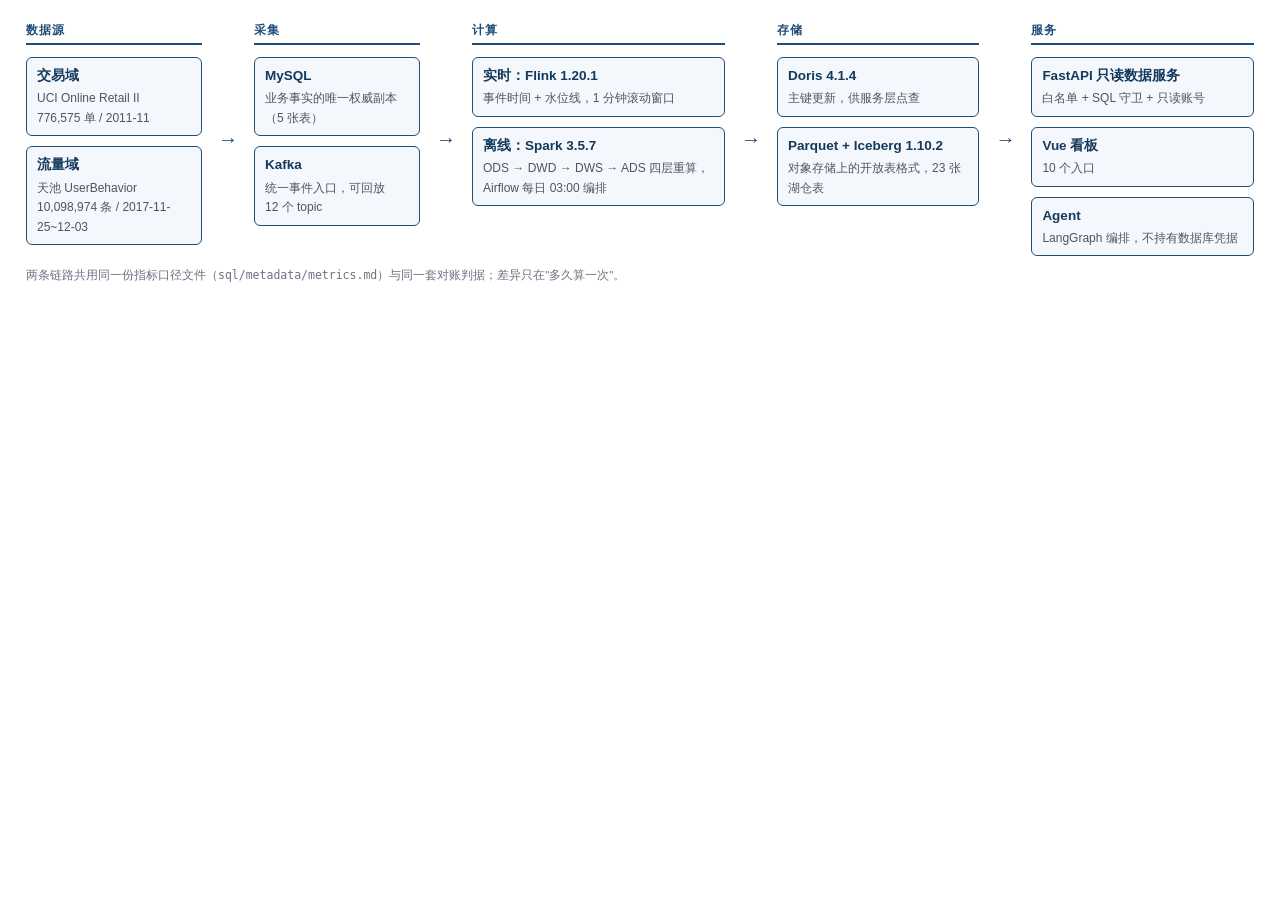
<file: intelligent-data-platform/docs/thesis/figures/_src/fig1.html>
<!DOCTYPE html>
<html lang="zh-CN">
<head>
<meta charset="utf-8">
<style>
  html, body { margin: 0; padding: 0; }
  body {
    width: 1280px; height: 520px; box-sizing: border-box;
    padding: 22px 26px; background: #ffffff;
    font-family: "Microsoft YaHei", "Segoe UI", sans-serif; color: #1f2937;
  }
  .band { display: flex; align-items: stretch; gap: 14px; }
  .col { flex: 1; display: flex; flex-direction: column; gap: 10px; }
  .role {
    font-size: 12px; letter-spacing: .08em; color: #1f4e79;
    border-bottom: 2px solid #1f4e79; padding-bottom: 4px; margin-bottom: 2px;
    font-weight: 700;
  }
  .box {
    border: 1.4px solid #1f4e79; border-radius: 6px; background: #f4f8fc;
    padding: 8px 10px; font-size: 13px; line-height: 1.5;
  }
  .box b { display: block; font-size: 13.5px; color: #14395c; margin-bottom: 2px; }
  .box span { color: #4b5563; font-size: 12px; }
  .box.dash { border-style: dashed; background: #fbfbfb; }
  .arrow { align-self: center; font-size: 20px; color: #1f4e79; padding: 0 2px; }
  .split { display: flex; gap: 10px; }
  .split .col { flex: 1; }
  .foot { margin-top: 12px; font-size: 11.5px; color: #6b7280; }
</style>
</head>
<body>
  <div class="band">
    <div class="col" style="flex:0 0 176px">
      <div class="role">数据源</div>
      <div class="box"><b>交易域</b><span>UCI Online Retail II<br>776,575 单 / 2011-11</span></div>
      <div class="box"><b>流量域</b><span>天池 UserBehavior<br>10,098,974 条 / 2017-11-25~12-03</span></div>
    </div>

    <div class="arrow">→</div>

    <div class="col" style="flex:0 0 166px">
      <div class="role">采集</div>
      <div class="box"><b>MySQL</b><span>业务事实的唯一权威副本（5 张表）</span></div>
      <div class="box"><b>Kafka</b><span>统一事件入口，可回放<br>12 个 topic</span></div>
    </div>

    <div class="arrow">→</div>

    <div class="col" style="flex:1.25">
      <div class="role">计算</div>
      <div class="box"><b>实时：Flink 1.20.1</b><span>事件时间 + 水位线，1 分钟滚动窗口</span></div>
      <div class="box"><b>离线：Spark 3.5.7</b><span>ODS → DWD → DWS → ADS 四层重算，Airflow 每日 03:00 编排</span></div>
    </div>

    <div class="arrow">→</div>

    <div class="col" style="flex:1">
      <div class="role">存储</div>
      <div class="box"><b>Doris 4.1.4</b><span>主键更新，供服务层点查</span></div>
      <div class="box"><b>Parquet + Iceberg 1.10.2</b><span>对象存储上的开放表格式，23 张湖仓表</span></div>
    </div>

    <div class="arrow">→</div>

    <div class="col" style="flex:1.1">
      <div class="role">服务</div>
      <div class="box"><b>FastAPI 只读数据服务</b><span>白名单 + SQL 守卫 + 只读账号</span></div>
      <div class="box"><b>Vue 看板</b><span>10 个入口</span></div>
      <div class="box"><b>Agent</b><span>LangGraph 编排，不持有数据库凭据</span></div>
    </div>
  </div>

  <div class="foot">
    两条链路共用同一份指标口径文件（<code>sql/metadata/metrics.md</code>）与同一套对账判据；差异只在"多久算一次"。
  </div>
</body>
</html>
</file>
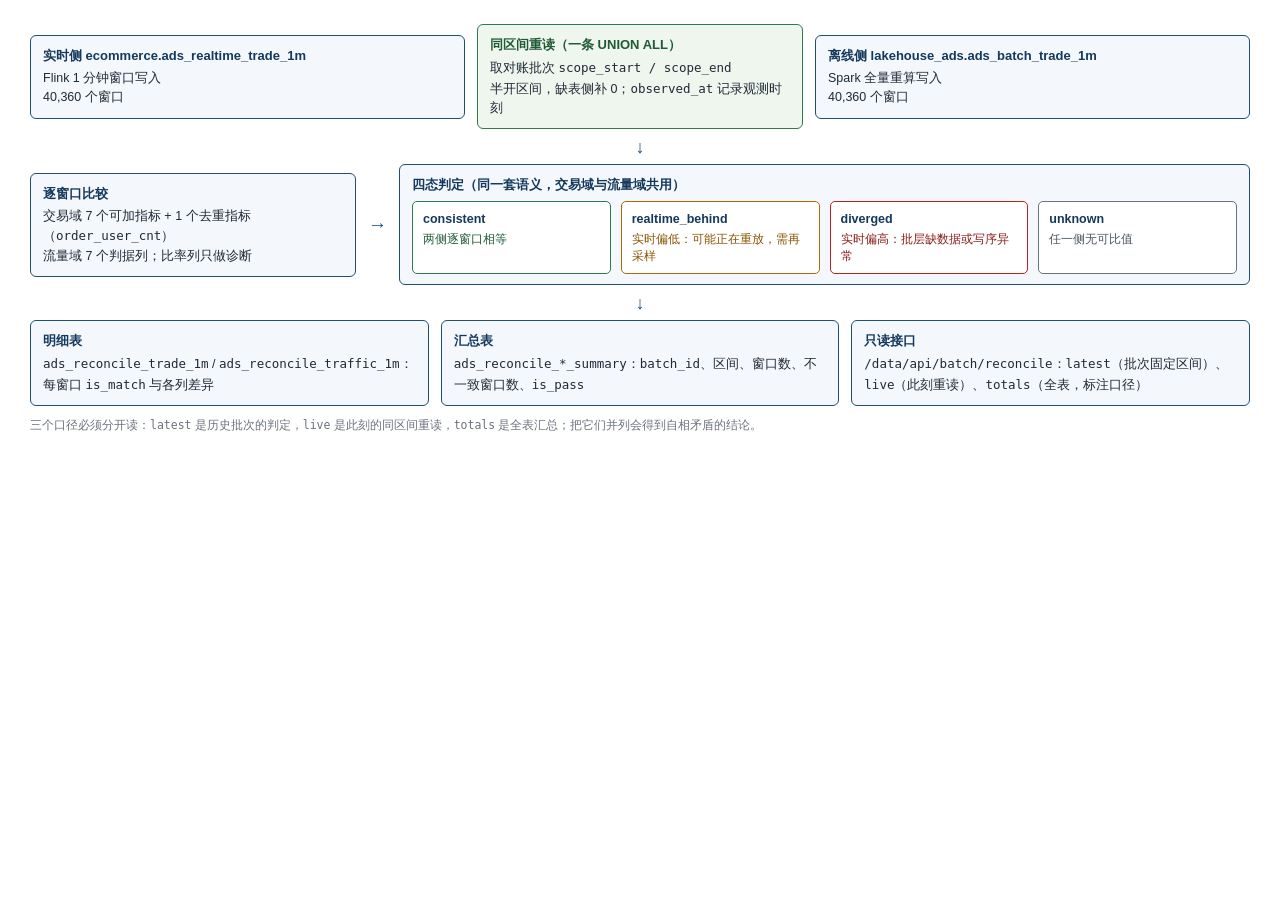
<file: intelligent-data-platform/docs/thesis/figures/_src/fig2.html>
<!DOCTYPE html>
<html lang="zh-CN">
<head>
<meta charset="utf-8">
<style>
  html, body { margin: 0; padding: 0; }
  body {
    width: 1280px; height: 600px; box-sizing: border-box;
    padding: 24px 30px; background: #ffffff;
    font-family: "Microsoft YaHei", "Segoe UI", sans-serif; color: #1f2937;
  }
  .row { display: flex; align-items: center; gap: 12px; }
  .card {
    flex: 1; border: 1.4px solid #1f4e79; border-radius: 6px; background: #f4f8fc;
    padding: 10px 12px; font-size: 12.5px; line-height: 1.55;
  }
  .card b { display: block; color: #14395c; font-size: 13px; margin-bottom: 3px; }
  .card.mid { background: #eef6ee; border-color: #2f7a4f; }
  .card.mid b { color: #1f5a37; }
  .arrow { font-size: 19px; color: #1f4e79; }
  .down { text-align: center; font-size: 18px; color: #1f4e79; margin: 8px 0 6px; }
  .states { display: flex; gap: 10px; }
  .st {
    flex: 1; border-radius: 5px; padding: 8px 10px; font-size: 12px; line-height: 1.45;
    border: 1.2px solid; background: #fff;
  }
  .ok { border-color: #2f7a4f; color: #1f5a37; }
  .warn { border-color: #b06a00; color: #8a5300; }
  .bad { border-color: #b3251f; color: #8a1c17; }
  .unk { border-color: #6b7280; color: #4b5563; }
  .st b { display: block; font-size: 12.5px; margin-bottom: 2px; }
  .foot { margin-top: 12px; font-size: 11.5px; color: #6b7280; }
  code { font-family: Consolas, monospace; }
</style>
</head>
<body>
  <div class="row">
    <div class="card">
      <b>实时侧 ecommerce.ads_realtime_trade_1m</b>
      Flink 1 分钟窗口写入<br>40,360 个窗口
    </div>
    <div class="card mid" style="flex:0 0 300px">
      <b>同区间重读（一条 UNION ALL）</b>
      取对账批次 <code>scope_start / scope_end</code><br>
      半开区间，缺表侧补 0；<code>observed_at</code> 记录观测时刻
    </div>
    <div class="card">
      <b>离线侧 lakehouse_ads.ads_batch_trade_1m</b>
      Spark 全量重算写入<br>40,360 个窗口
    </div>
  </div>

  <div class="down">↓</div>

  <div class="row">
    <div class="card" style="flex:0 0 300px">
      <b>逐窗口比较</b>
      交易域 7 个可加指标 + 1 个去重指标（<code>order_user_cnt</code>）<br>
      流量域 7 个判据列；比率列只做诊断
    </div>
    <div class="arrow">→</div>
    <div class="card">
      <b>四态判定（同一套语义，交易域与流量域共用）</b>
      <div class="states" style="margin-top:6px">
        <div class="st ok"><b>consistent</b>两侧逐窗口相等</div>
        <div class="st warn"><b>realtime_behind</b>实时偏低：可能正在重放，需再采样</div>
        <div class="st bad"><b>diverged</b>实时偏高：批层缺数据或写序异常</div>
        <div class="st unk"><b>unknown</b>任一侧无可比值</div>
      </div>
    </div>
  </div>

  <div class="down">↓</div>

  <div class="row">
    <div class="card">
      <b>明细表</b><code>ads_reconcile_trade_1m</code> / <code>ads_reconcile_traffic_1m</code>：每窗口 <code>is_match</code> 与各列差异
    </div>
    <div class="card">
      <b>汇总表</b><code>ads_reconcile_*_summary</code>：<code>batch_id</code>、区间、窗口数、不一致窗口数、<code>is_pass</code>
    </div>
    <div class="card">
      <b>只读接口</b><code>/data/api/batch/reconcile</code>：<code>latest</code>（批次固定区间）、<code>live</code>（此刻重读）、<code>totals</code>（全表，标注口径）
    </div>
  </div>

  <div class="foot">
    三个口径必须分开读：<code>latest</code> 是历史批次的判定，<code>live</code> 是此刻的同区间重读，<code>totals</code> 是全表汇总；把它们并列会得到自相矛盾的结论。
  </div>
</body>
</html>
</file>
